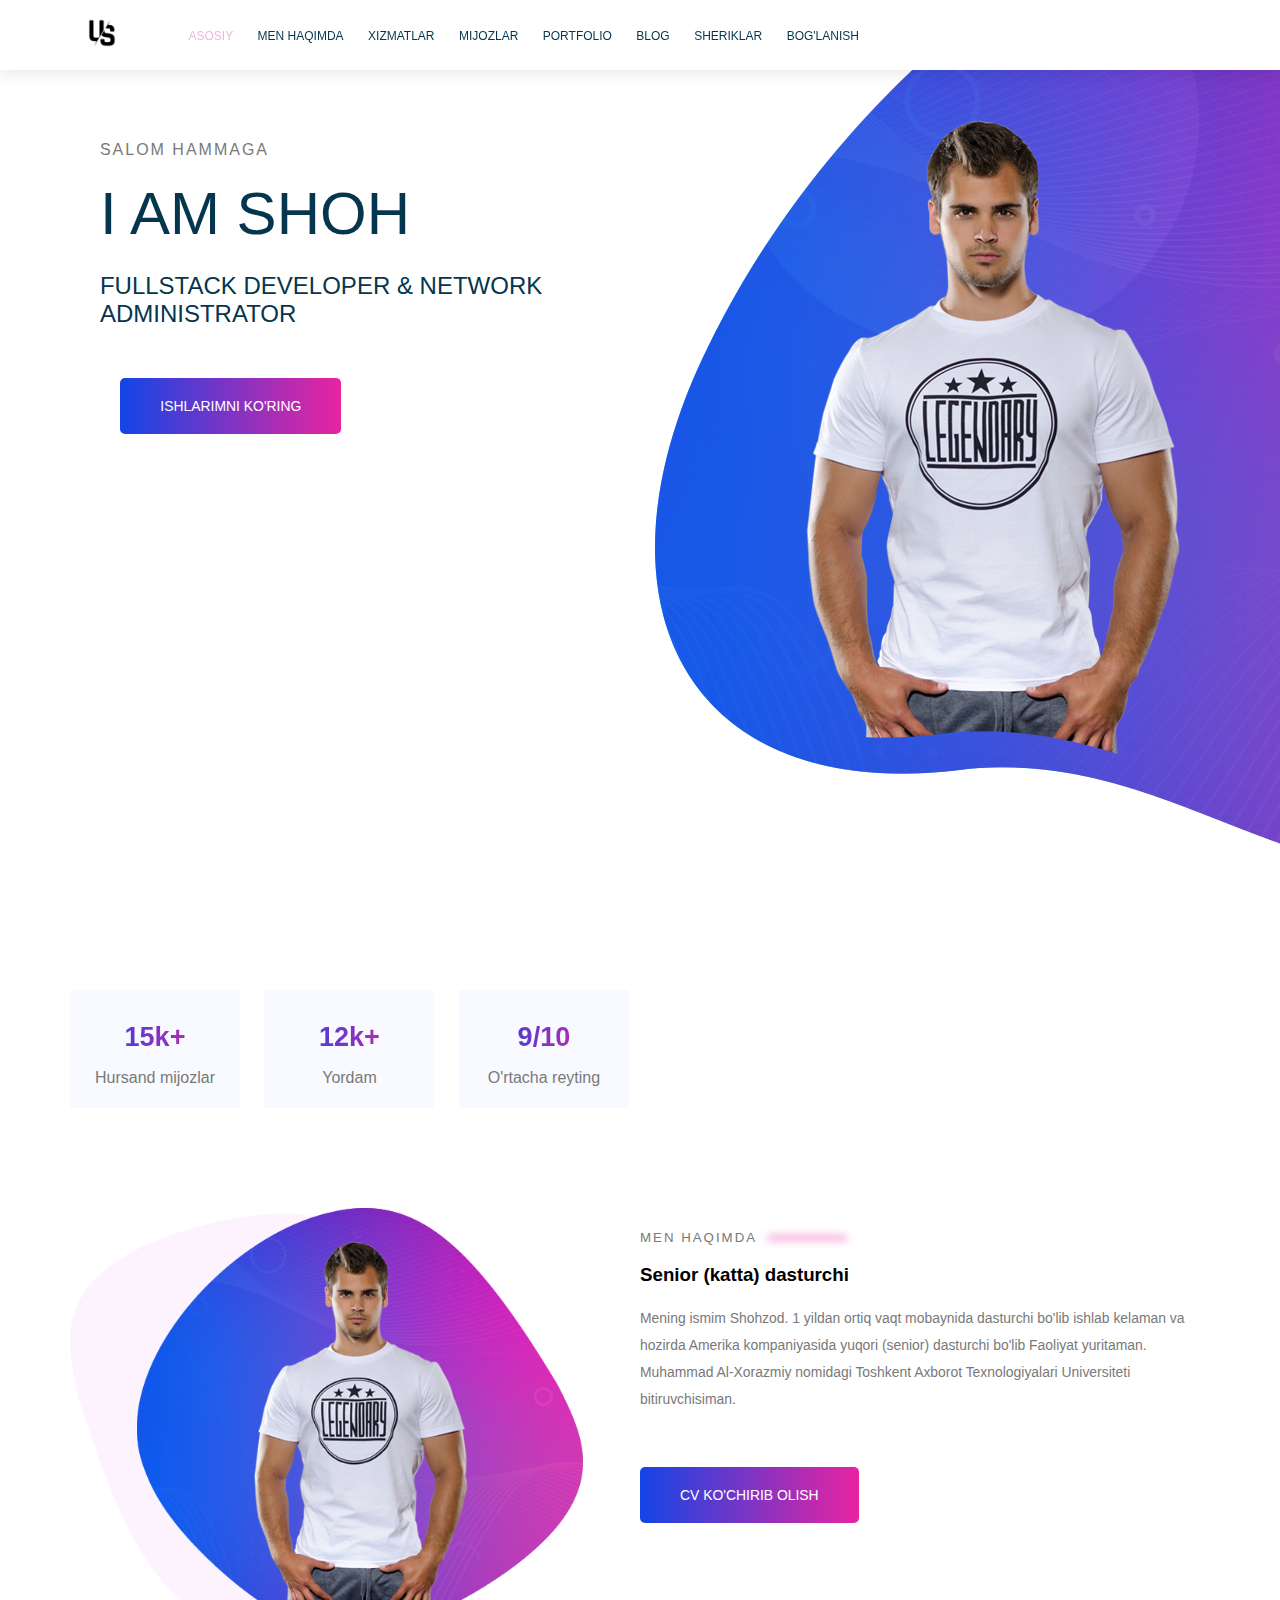
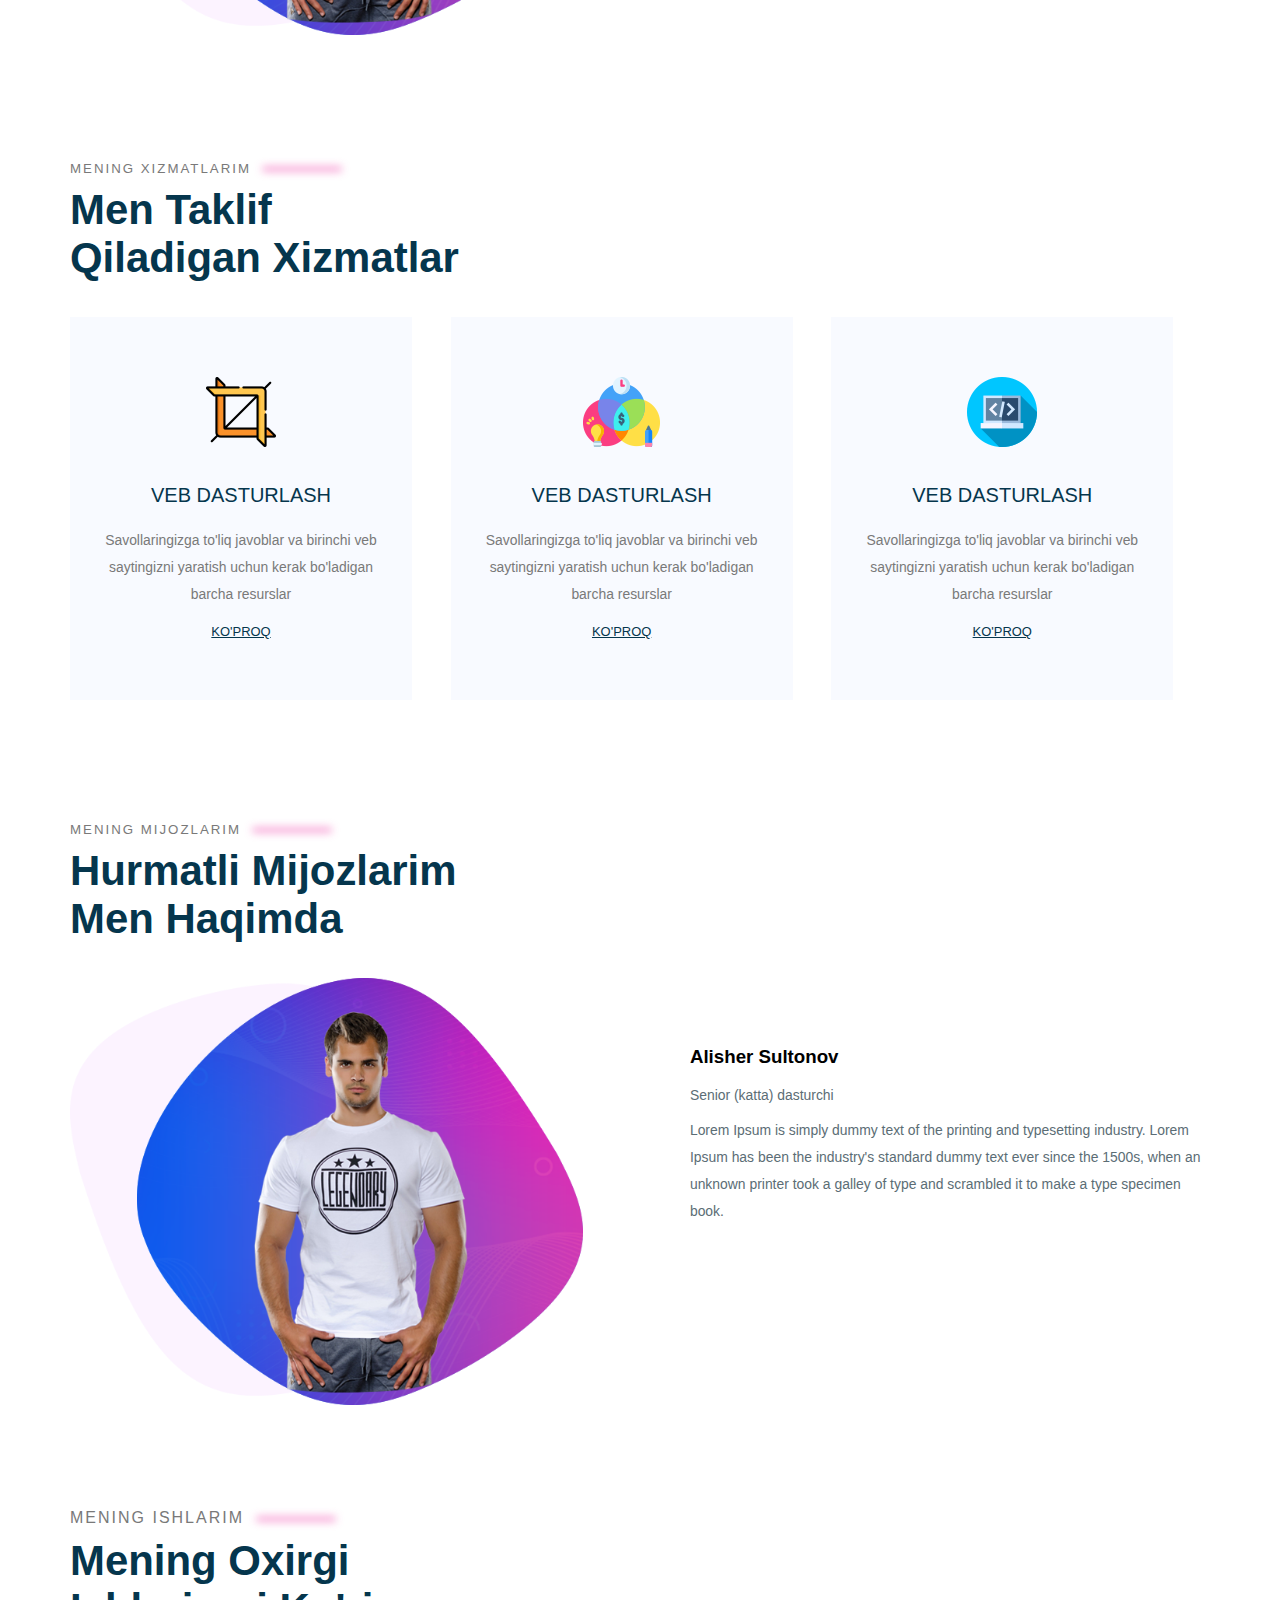
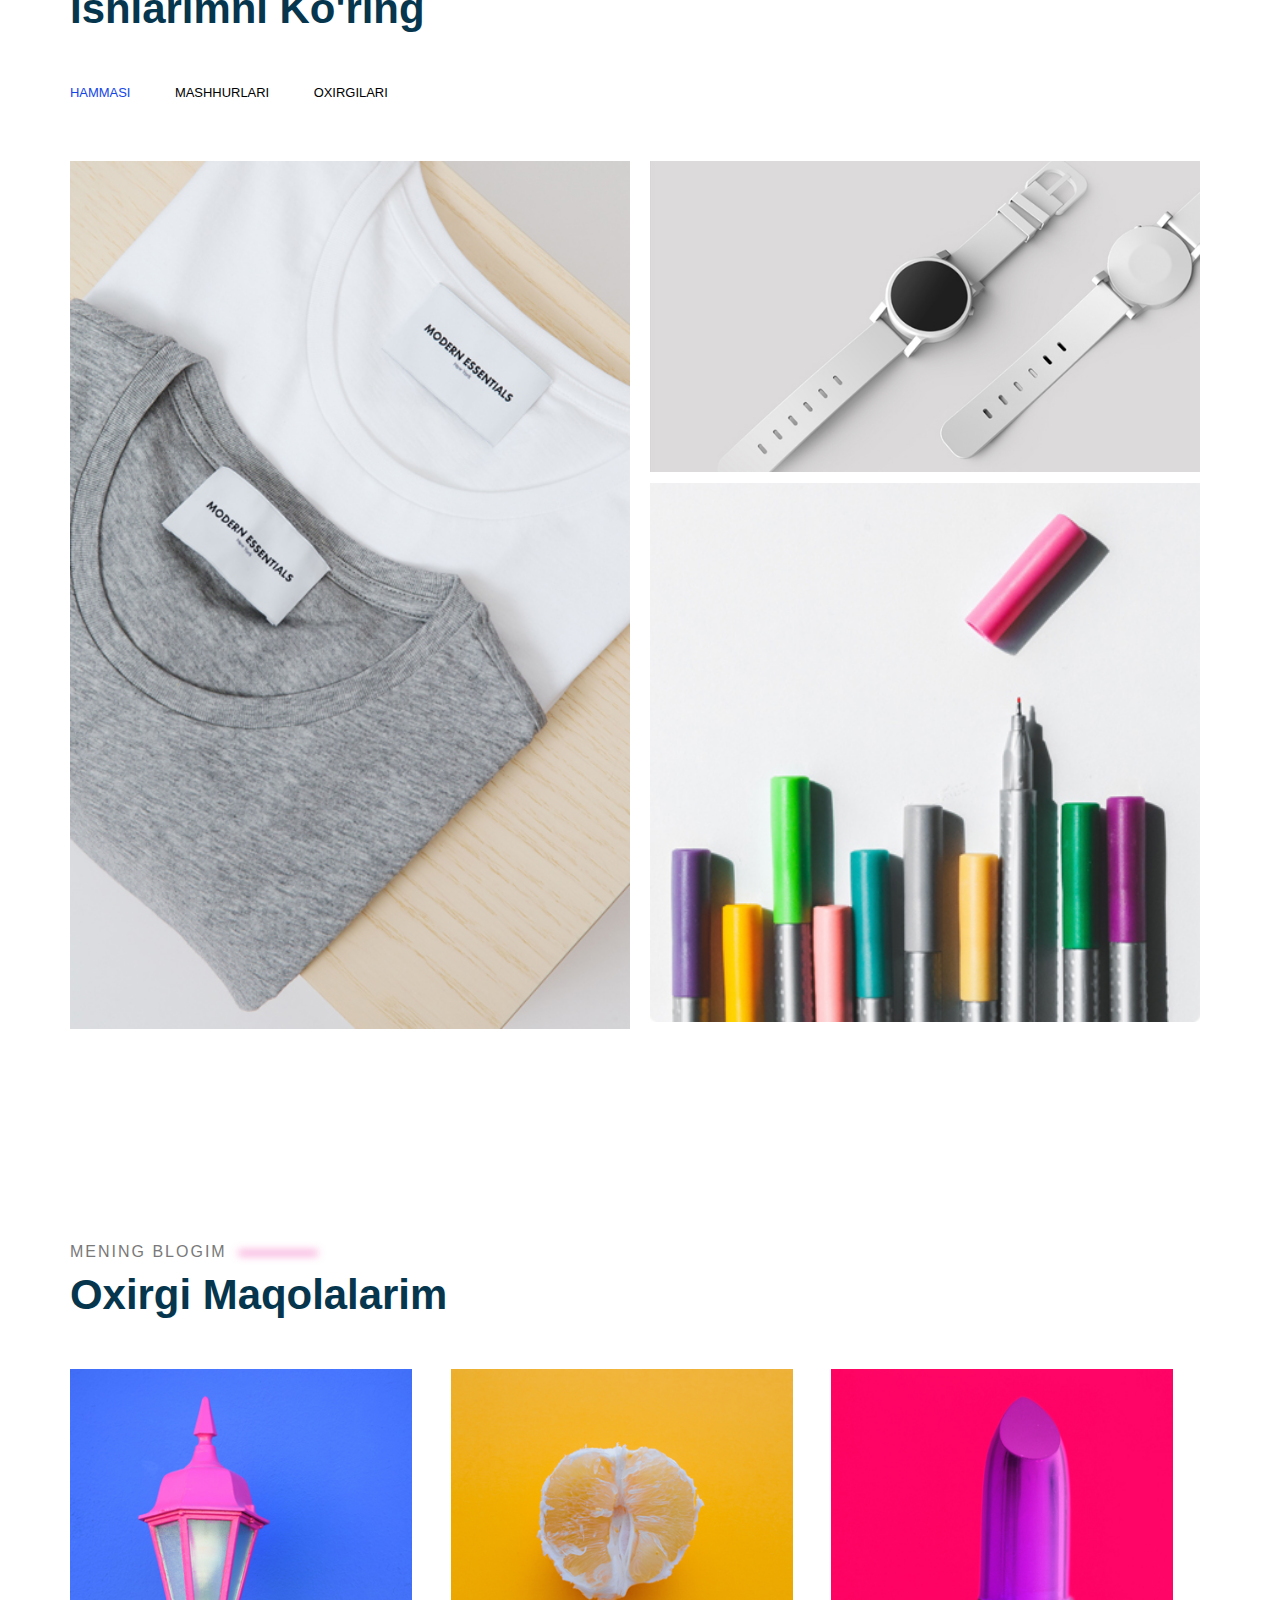
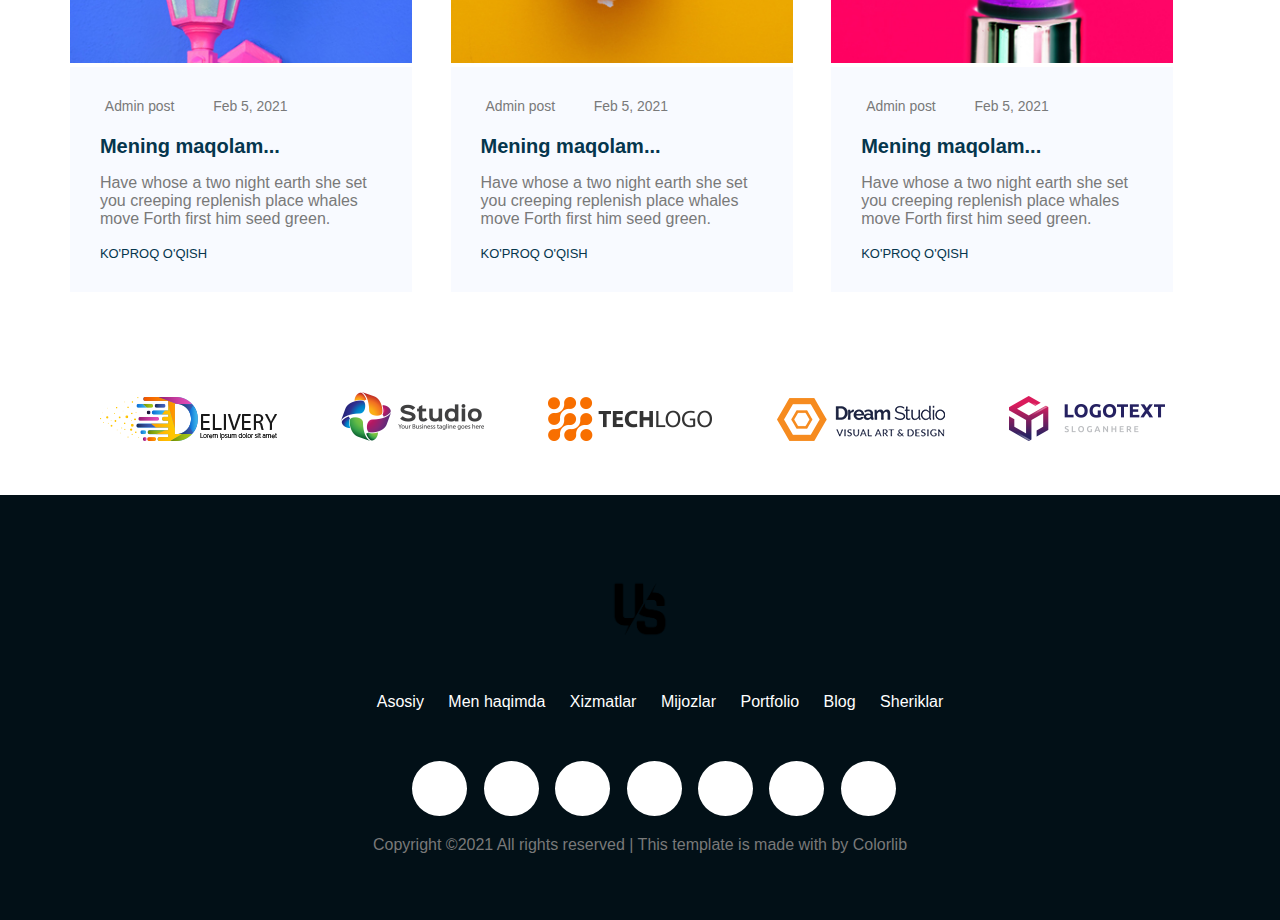
<file: index.html>
<!DOCTYPE html>
<html lang="en">
<head>
    <title>Portfolio</title>
    <link rel="stylesheet" href="https://cdnjs.cloudflare.com/ajax/libs/font-awesome/6.0.0-beta2/css/all.min.css" integrity="sha512-YWzhKL2whUzgiheMoBFwW8CKV4qpHQAEuvilg9FAn5VJUDwKZZxkJNuGM4XkWuk94WCrrwslk8yWNGmY1EduTA==" crossorigin="anonymous" referrerpolicy="no-referrer" />
    <link rel="stylesheet" href="./css/shared.css">
    <link rel="stylesheet" href="./css/main.css">
</head>
<body>
    <!-- Header section -->
    <header class="main-header">
        <div class="container">
            <div class="main-header__brand">
                <a href="index.html">
                    <img src="./images/logo.png" alt="Logo">
                </a>
            </div>
    
            <nav class="main-navigation">
                <ul class="main-navigation__items">
                    <li class="main-navigation__item active">
                        <a href="./index.html">Asosiy</a>
                    </li>
                    <li class="main-navigation__item">
                        <a href="#">Men haqimda</a>
                    </li>
                    <li class="main-navigation__item">
                        <a href="#">Xizmatlar</a>
                    </li>
                    <li class="main-navigation__item">
                        <a href="#">Mijozlar</a>
                    </li>
                    <li class="main-navigation__item">
                        <a href="#">Portfolio</a>
                    </li>
                    <li class="main-navigation__item">
                        <a href="#">Blog</a>
                    </li>
                    <li class="main-navigation__item">
                        <a href="#">Sheriklar</a>
                    </li>
                    <li class="main-navigation__item">
                        <a href="./contact.html">Bog'lanish</a>
                    </li>
                </ul>
            </nav>
        </div>
    </header>
    <!-- /Header section -->

    <!-- Main section -->
    <div class="main-banner">
        <div class="container">
            <section id="main-section" class="main-section">
                <div class="main-section__info to-uppercase">
                    <h4 class="main-section__welcome">Salom hammaga</h4>
                    <h1 class="main-section__introduction">I am Shoh</h1>
                    <h3 class="main-section__position">Fullstack developer & Network administrator</h3>
                    <div class="main-section__social-networks">
                        <a href="https://t.me/Shoh3112">
                            <i class="fab fa-telegram"></i>
                        </a>
                        <a href="https://www.youtube.com/channel/UCNgoizT8ob4aceIFljXJPQg">
                            <i class="fab fa-youtube"></i>                
                        </a>
                        <a href="">
                            <i class="fab fa-instagram"></i>
                        </a>
                    </div>
                    <button type="button" class="button main-section__action to-uppercase">
                        Ishlarimni ko'ring
                    </button>
                </div>
                <div class="main-section__image">
                    <img src="./images/me.png" alt="My image">            
                </div>
            </section>
            <div class="clearfix"></div>
        </div>
    </div>
    <!-- /Main section -->

    <!-- Statistics -->
    <div class="container">
        <section id="statistics" class="statistics">
            <div class="statistics__item">
                <h3 class="statistics__number">
                    15k+
                </h3>
                <p class="statistics__title">
                    Hursand mijozlar
                </p>
            </div>

            <div class="statistics__item">
                <h3 class="statistics__number">
                    12k+
                </h3>
                <p class="statistics__title">
                    Yordam
                </p>
            </div>

            <div class="statistics__item">
                <h3 class="statistics__number">
                    9/10
                </h3>
                <p class="statistics__title">
                    O'rtacha reyting
                </p>
            </div>
        </section>
    </div>

    <!-- About me section -->
    <div class="container">
        <section id="about-me" class="about-me">
            <div class="about-me__image">
                <img src="./images/about-me.png" alt="About me image">
            </div>
            <div class="about-me__info">
                <h5 class="section-subtitle">
                    Men haqimda
                    <span class="blur-line"></span>
                </h5>
                <h3 class="section__title">
                    Senior (katta) dasturchi
                </h3>
                <p class="about-me__description">
                    Mening ismim Shohzod. 1 yildan ortiq vaqt mobaynida dasturchi bo'lib ishlab kelaman va hozirda Amerika kompaniyasida yuqori (senior) dasturchi bo'lib Faoliyat yuritaman. Muhammad Al-Xorazmiy nomidagi Toshkent Axborot Texnologiyalari Universiteti bitiruvchisiman. 
                </p>
                <button type="button" class="button to-uppercase about-me__action">
                    CV ko'chirib olish
                </button>            
            </div>
        </section>
        <div class="clearfix"></div>
    </div>
    <!-- /About me -->

    <!-- Services section -->
    <div class="container">
        <section id="services" class="services">
            <h5 class="section-subtitle">
                Mening xizmatlarim
                <span class="blur-line"></span>
            </h5>
            <h2 class="section-title">
                Men taklif <br>
                qiladigan xizmatlar
            </h2>
            <div class="services__cards">
                <div class="service-card">
                    <img class="service-card__icon" src="./images/service-1.png" alt="Service 1">
                    <h5 class="service-card__title">Veb dasturlash</h5>
                    <p class="service-card__description">
                        Savollaringizga to'liq javoblar va birinchi veb saytingizni yaratish uchun kerak bo'ladigan barcha resurslar
                    </p>
                    <a href="#" class="service-card__link">
                        Ko'proq
                    </a>
                </div>
                <div class="service-card">
                    <img class="service-card__icon" src="./images/service-2.png" alt="Service 2">
                    <h5 class="service-card__title">Veb dasturlash</h5>
                    <p class="service-card__description">
                        Savollaringizga to'liq javoblar va birinchi veb saytingizni yaratish uchun kerak bo'ladigan barcha resurslar
                    </p>
                    <a href="#" class="service-card__link">
                        Ko'proq
                    </a>
                </div>
                <div class="service-card">
                    <img class="service-card__icon" src="./images/service-3.png" alt="Service 3">
                    <h5 class="service-card__title">Veb dasturlash</h5>
                    <p class="service-card__description">
                        Savollaringizga to'liq javoblar va birinchi veb saytingizni yaratish uchun kerak bo'ladigan barcha resurslar
                    </p>
                    <a href="#" class="service-card__link">
                        Ko'proq
                    </a>
                </div>
            </div>
        </section>
    </div>
    <!-- /Services section -->

    <!-- Clients section -->
    <div class="container">
        <section id="clients" class="clients">
            <h5 class="section-subtitle">
                Mening mijozlarim
                <span class="blur-line"></span>
            </h5>
            <h2 class="section-title">
                Hurmatli mijozlarim <br>
                men haqimda 
            </h2>
            <div class="client-items">
                <div class="client-item">
                    <div class="client-item__image">
                        <img src="./images/about-me.png" alt="Client image">
                    </div>
                    <div class="client-item__info">
                        <h3>
                            Alisher Sultonov
                        </h3>
                        <p class="client-item__position">
                            Senior (katta) dasturchi
                        </p>
                        <p class="client-item__review">
                            Lorem Ipsum is simply dummy text of the printing and typesetting industry. Lorem Ipsum has been the industry's standard dummy text ever since the 1500s, when an unknown printer took a galley of type and scrambled it to make a type specimen book.
                        </p>
                        <div class="client-item__rate">
                            <i class="fas fa-star"></i>
                            <i class="fas fa-star"></i>
                            <i class="fas fa-star"></i>
                            <i class="fas fa-star"></i>
                            <i class="fas fa-star disabled"></i>
                        </div>
                    </div>
                </div>
            </div>
        </section>
        <div class="clearfix"></div>
    </div>
    <!-- /Clients section -->

    <!-- Portfolio section -->
    <div class="container">
        <section id="portfolio" class="portfolio">
            <div class="section-subtitle">
                Mening ishlarim
                <span class="blur-line"></span> 
            </div>
            <div class="section-title">
                Mening oxirgi <br>
                ishlarimni ko'ring
            </div>
            <ul class="portfolio-filters">
                <li class="active">
                    Hammasi
                </li>
                <li>
                    Mashhurlari
                </li>
                <li>
                    Oxirgilari
                </li>
            </ul>
            <div class="portfolio-items">
                <div class="portfolio-item portfolio-item-1">
                    <img src="./images/portfolio-1.jpg" alt="Portfolio image 1" class="portfolio-item__image">
                    <div class="portfolio-item__overlay"></div>
                    <div class="portfolio-item__info">
                        <h4>
                            <a href="#">Portfolio item 1</a>
                        </h4>
                        <p>
                            Ishim haqida
                        </p>
                    </div>
                </div>
                <div class="portfolio-item portfolio-item-2">
                    <img src="./images/portfolio-2.jpg" alt="Portfolio image 2" class="portfolio-item__image">
                    <div class="portfolio-item__overlay"></div>
                    <div class="portfolio-item__info">
                        <h4>
                            <a href="#">Portfolio item 2</a>
                        </h4>
                        <p>
                            Ishim haqida
                        </p>
                    </div>
                </div>
                <div class="portfolio-item portfolio-item-3">
                    <img src="./images/portfolio-3.jpg" alt="Portfolio image 3" class="portfolio-item__image">
                    <div class="portfolio-item__overlay"></div>
                    <div class="portfolio-item__info">
                        <h4>
                            <a href="#">Portfolio item 3</a>
                        </h4>
                        <p>
                            Ishim haqida
                        </p>
                    </div>
                </div>
            </div>
        </section>
    </div>
    <!-- /Portfolio section -->

    <!-- Blog section -->
    <div class="container">
        <section id="blog" class="blog">
            <div class="section-subtitle">
                Mening blogim
                <span class="blur-line"></span>
            </div>
            <div class="section-title">
                Oxirgi maqolalarim
            </div>
            <div class="blog-items">
                <div class="blog-item">
                    <div class="blog-item__image">
                        <img src="./images/blog-1.jpg" alt="Blog 1 image">
                    </div>
                    <div class="blog-item__info">
                        <div class="blog-item__main-info">
                            <span class="blog-item__author">
                                <i class="fa fa-user"></i> 
                                Admin post
                            </span>
                            <span class="blog-item__date">
                                <i class="fa fa-calendar"></i>
                                Feb 5, 2021
                            </span>
                        </div>             
                        <h5 class="blog-item__title">
                            Mening maqolam...
                        </h5>    
                        <p class="blog-item__descripion">
                            Have whose a two night earth she set you creeping replenish place whales move Forth first him seed green.
                        </p>
                        <a class="blog-item__learn-more">
                            Ko'proq o'qish
                        </a>
                    </div>
                </div>
                <div class="blog-item">
                    <div class="blog-item__image">
                        <img src="./images/blog-2.jpg" alt="Blog 2 image">
                    </div>
                    <div class="blog-item__info">
                        <div class="blog-item__main-info">
                            <span class="blog-item__author">
                                <i class="fa fa-user"></i> 
                                Admin post
                            </span>
                            <span class="blog-item__date">
                                <i class="fa fa-calendar"></i>
                                Feb 5, 2021
                            </span>
                        </div>             
                        <h5 class="blog-item__title">
                            Mening maqolam...
                        </h5>    
                        <p class="blog-item__descripion">
                            Have whose a two night earth she set you creeping replenish place whales move Forth first him seed green.
                        </p>
                        <a class="blog-item__learn-more">
                            Ko'proq o'qish
                        </a>
                    </div>
                </div>
                <div class="blog-item">
                    <div class="blog-item__image">
                        <img src="./images/blog-3.jpg" alt="Blog 3 image">
                    </div>
                    <div class="blog-item__info">
                        <div class="blog-item__main-info">
                            <span class="blog-item__author">
                                <i class="fa fa-user"></i> 
                                Admin post
                            </span>
                            <span class="blog-item__date">
                                <i class="fa fa-calendar"></i>
                                Feb 5, 2021
                            </span>
                        </div>             
                        <h5 class="blog-item__title">
                            Mening maqolam...
                        </h5>    
                        <p class="blog-item__descripion">
                            Have whose a two night earth she set you creeping replenish place whales move Forth first him seed green.
                        </p>
                        <a class="blog-item__learn-more">
                            Ko'proq o'qish
                        </a>
                    </div>
                </div>
            </div>
        </section>    
    </div>
    <!-- /Blog section -->

    <!-- Partners section -->
    <div class="container">
        <section id="partners" class="partners">
            <div class="partner">
                <img src="./images/partner-1.png">
            </div>
            <div class="partner">
                <img src="./images/partner-2.png">
            </div>
            <div class="partner">
                <img src="./images/partner-3.png">
            </div>
            <div class="partner">
                <img src="./images/partner-4.png">
            </div>
            <div class="partner">
                <img src="./images/partner-5.png">
            </div>
        </section>
    </div> 
    <!-- /Partners section -->

    <!-- Footer section -->
    <footer class="footer">
        <div class="container">
            <div class="footer__brand">
                <img src="./images/logo.png" alt="Logo">
            </div>
            <nav class="footer__navigation">
                <ul class="footer__navigation-items">
                    <li class="footer__navigation-item">
                        <a href="#">Asosiy</a>
                    </li>
                    <li class="footer__navigation-item">
                        <a href="#">Men haqimda</a>
                    </li>
                    <li class="footer__navigation-item">
                        <a href="#">Xizmatlar</a>
                    </li>
                    <li class="footer__navigation-item">
                        <a href="#">Mijozlar</a>
                    </li>
                    <li class="footer__navigation-item">
                        <a href="#">Portfolio</a>
                    </li>
                    <li class="footer__navigation-item">
                        <a href="#">Blog</a>
                    </li>
                    <li class="footer__navigation-item">
                        <a href="#">Sheriklar</a>
                    </li>
                </ul>
            </nav>
            <ul class="footer__socials">
                <li class="footer__social">
                    <a href="#">
                        <i class="fab fa-telegram"></i>
                    </a>
                </li>
                <li class="footer__social">
                    <a href="#">
                        <i class="fab fa-facebook"></i>
                    </a>
                </li>
                <li class="footer__social">
                    <a href="#">
                        <i class="fab fa-instagram"></i>
                    </a>
                </li>
                <li class="footer__social">
                    <a href="#">
                        <i class="fab fa-youtube"></i>
                    </a>
                </li>
                <li class="footer__social">
                    <a href="#">
                        <i class="fab fa-twitter"></i>
                    </a>
                </li>
                <li class="footer__social">
                    <a href="#">
                        <i class="fab fa-pinterest"></i>
                    </a>
                </li>
                <li class="footer__social">
                    <a href="#">
                        <i class="fab fa-skype"></i>
                    </a>
                </li>
            </ul>
            <p class="footer__text">
                Copyright ©2021 All rights reserved | This template is made with  by Colorlib
            </p>
        </div>
    </footer>
    <!-- /Footer section -->
</body>
</html>
</file>
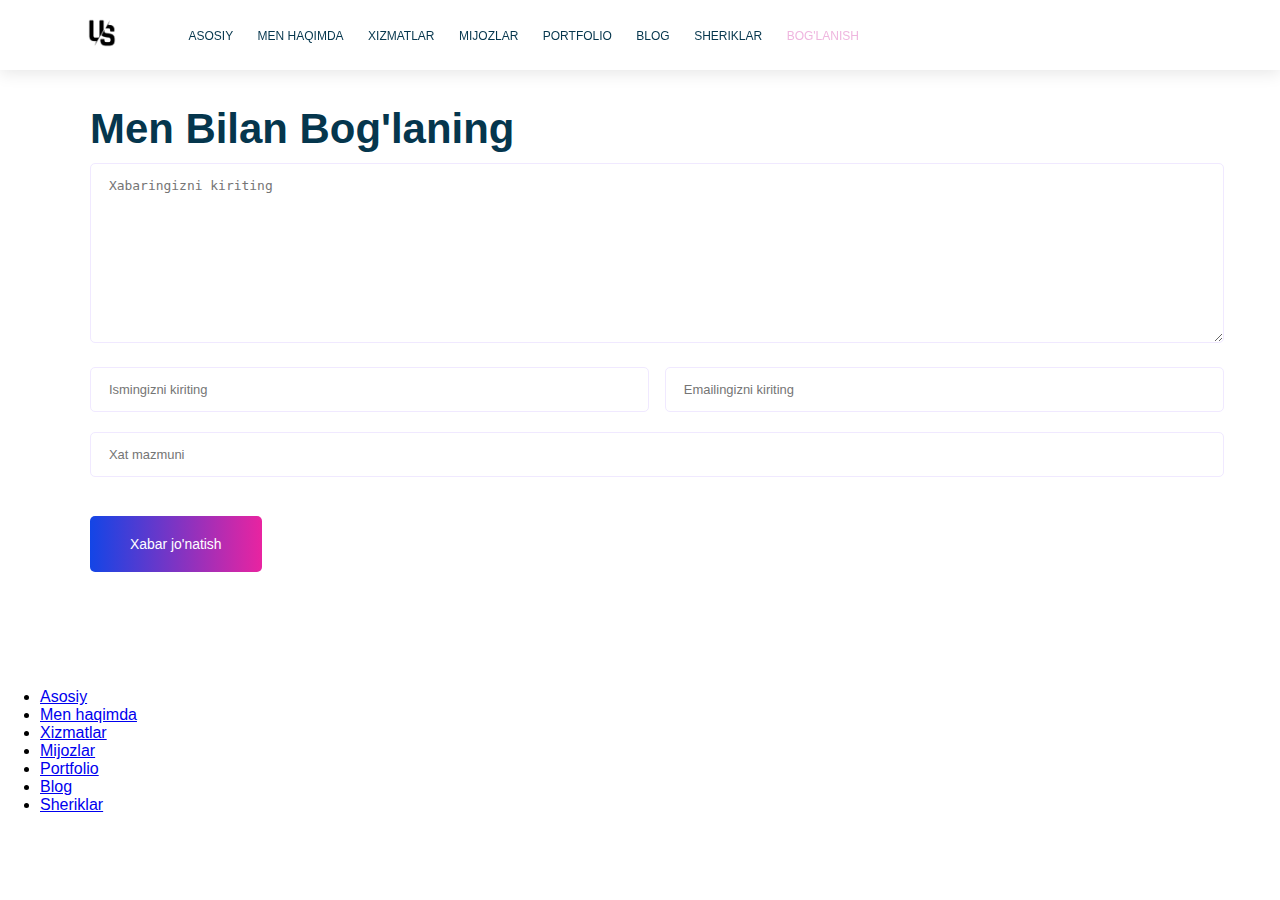
<file: contact.html>
<!DOCTYPE html>
<html lang="en">
<head>
    <title>Portfolio-contact</title>
    <!-- <link rel="stylesheet" href="https://cdnjs.cloudflare.com/ajax/libs/font-awesome/6.0.0-beta2/css/all.min.css" integrity="sha512-YWzhKL2whUzgiheMoBFwW8CKV4qpHQAEuvilg9FAn5VJUDwKZZxkJNuGM4XkWuk94WCrrwslk8yWNGmY1EduTA==" crossorigin="anonymous" referrerpolicy="no-referrer" /> -->
    <link rel="stylesheet" href="./css/shared.css">
    <link rel="stylesheet" href="./css/contact.css">
</head>
<body>
    <!-- Header section -->
    <header class="main-header">
        <div class="container">
            <div class="main-header__brand">
                <a href="index.html">
                    <img src="./images/logo.png" alt="Logo">
                </a>
            </div>
    
            <nav class="main-navigation">
                <ul class="main-navigation__items">
                    <li class="main-navigation__item">
                        <a href="./index.html">Asosiy</a>
                    </li>
                    <li class="main-navigation__item">
                        <a href="#">Men haqimda</a>
                    </li>
                    <li class="main-navigation__item">
                        <a href="#">Xizmatlar</a>
                    </li>
                    <li class="main-navigation__item">
                        <a href="#">Mijozlar</a>
                    </li>
                    <li class="main-navigation__item">
                        <a href="#">Portfolio</a>
                    </li>
                    <li class="main-navigation__item">
                        <a href="#">Blog</a>
                    </li>
                    <li class="main-navigation__item">
                        <a href="#">Sheriklar</a>
                    </li>
                    <li class="main-navigation__item active">
                        <a href="./contact.html">Bog'lanish</a>
                    </li>
                </ul>
            </nav>
        </div>
    </header>
    <!-- /Header section -->
    
    <!-- Contact section -->
    <div class="container">
        <section class="contact">
            <div class="section-title">
                Men bilan bog'laning
            </div>
            <form action="/server.php" method="get">
                <textarea rows="10" placeholder="Xabaringizni kiriting" name="message"></textarea>
                <div class="half-row contact__firstname">
                    <input type="text" placeholder="Ismingizni kiriting" name="firstname">
                </div>
                <div class="half-row contact__email">
                    <input type="email" placeholder="Emailingizni kiriting" name="email">
                </div>                
                <input type="text" placeholder="Xat mazmuni" name="subject">
                <button class="button contact__send" type="submit">Xabar jo'natish</button>
            </form>
        </section>
    </div>
    <!-- /Contact section -->

    <!-- Footer section -->
    <footer>
        <nav>
            <ul>
                <li>
                    <a href="#">Asosiy</a>
                </li>
                <li>
                    <a href="#">Men haqimda</a>
                </li>
                <li>
                    <a href="#">Xizmatlar</a>
                </li>
                <li>
                    <a href="#">Mijozlar</a>
                </li>
                <li>
                    <a href="#">Portfolio</a>
                </li>
                <li>
                    <a href="#">Blog</a>
                </li>
                <li>
                    <a href="#">Sheriklar</a>
                </li>
            </ul>
        </nav>
    </footer>
    <!-- /Footer section -->
</body>
</html>
</file>
<file: css/shared.css>
/* Core styles */
body {
    margin: 0;
    font-family: sans-serif;
}

.container {
    width: 1140px;
    margin: 0 auto;
}

.to-uppercase {
    text-transform: uppercase;
}

.clearfix {
    clear: both;
}

.section-subtitle {
    letter-spacing: 2px;
    font-weight: 500;
    margin-bottom: 0.625rem; /* 10px = 10 / 16 = 0.625rem */
    color: #797979;
    text-transform: uppercase;
}

.section-title {
    margin-top: 0.32rem; /* 5px = 5 / 16 = 0.32rem*/
    font-size: 2.62rem; /* 42px = 42 / 16 = 2.62rem */
    font-weight: 700;
    text-transform: capitalize;
    color: #05364d;
}

.button {
    border: none;
    background: linear-gradient(to right,#1345e6 0%,#ed239f 51%,#1345e6 100%);
    background-size: 200% auto;
    color: #FFFFFF;
    font-weight: 500;
    font-size: 0.87rem; /* 14px = 14 / 16 = 0.87rem */
    padding: 1.25rem 2.5rem; /* 1) 20 / 16 = 1.25rem 2) 40 / 16 = 2.5rem*/
    cursor: pointer;
    border-radius: 5px;
}

.blur-line {
    display: inline-block;
    position: relative;
    top: -2px;
    margin-left: 0.32rem; /* 5px = 5 / 16 = 0.32rem */
    width:80px;
    height: 4px;
    background-color: rgba(237,35,159,0.6);
    filter: blur(4px);
    border-radius: 4px;
}

/* Main header styles */

.main-header {
    position: fixed;
    top: 0;
    left: 0;
    width: 100%;
    background-color: white;
    box-shadow: 0 3px 16px 0 rgb(0 0 0 / 10%);
    z-index: 10;
}

.main-header__brand {
    display: inline-block;
    vertical-align: middle;
}

.main-header__brand img {
    width: 64px;
}

.main-navigation {
    display: inline-block;
    vertical-align: middle;
}

.main-navigation__item {
    display: inline-block;
    padding: 0.625rem; /* 10px = 10 / 16 = 0.625rem */
}

.main-navigation__item a {
    color: #05364d;
    text-decoration: none;
    text-transform: uppercase;
    font-size: 0.75rem; /* 12px = 12 / 16 = 0.75rem */
    font-weight: 500;
}

.main-navigation__item a:hover {
    color: #efb6df;
}

.main-navigation__item.active a {
    color: #efb6df;
}

/* Footer section */

.footer {
    padding: 50px 0;
    background-color: #021017;
    text-align: center;
    margin-top: 50px;
}

.footer__brand img {
    width: 128px;
}

.footer__navigation-items {
    margin-bottom: 50px;
}

.footer__navigation-item {
    display: inline-block;
    padding: 0 10px;
}

.footer__navigation-item a {
    color: white;
    text-decoration: none;
}

.footer__socials {
    list-style: none;
} 

.footer__social {
    display: inline-block;
    width: 55px;
    height: 55px;
    line-height: 60px;
    text-align: center;
    background: #fff;
    border-radius: 40px;
    color: #05364d;
    font-size: 1.5rem;
    margin-right: 12px;
}

.footer__social a {
    color: #021017;
}

.footer__text {
    color: #797979;
}

.footer__social:hover {
    background: linear-gradient(90deg,#1345e6 0%,#ed239f 100%);
}

.footer__social:hover i {
    color: white;
}
</file>
<file: css/main.css>
/* Main section */

.main-banner {
    background: url('../images/main-banner.png') no-repeat top center;
    background-position: center;
    background-size: cover;
    min-height: 890px;
}

.main-section {
    padding: 7.5rem 1.87rem; /* 1) 10px = 120 / 16 = 7.5rem 2) 30px = 30 / 16 = 1.87rem */
}

.main-section > div {
    width: 50%;
    float: left;
}

.main-section__image {
    text-align: right;
}

.main-section__welcome {
    font-size: 1rem; /* 16px = 16 / 16 = 1rem*/
    font-weight: 400;
    margin-bottom: 1.25rem; /* 20px = 20 / 16 = 1.25rem */
    letter-spacing: 2px;
    color: #797979;
}

.main-section__introduction {
    margin-top: 1.25rem; /* 20px = 20 / 16 = 1.25rem */
    font-size: 3.75rem; /* 60px = 60 / 16 = 3.75rem */
    font-weight: 500;
    margin-bottom: 1.25rem; /* 20px = 20 / 16 = 1.25rem */
    color: #05364d;
}

.main-section__position {
    color: #05364d;
    font-size: 1.5rem; /* 24px = 24 / 16 = 1.5rem */
    font-weight: 300;
    margin-bottom: 1.25rem; /* 20px = 20 / 16 = 1.25rem */
}

.main-section__social-networks {
    color: #8FA1AA;
    font-size: 1.25rem; /* 20px = 20 / 16 = 1.25rem */
    display: inline-block;
    margin-right: 1rem;
    cursor: pointer;
}

.main-section__social-networks a:hover i {
    color: #1C44E4;
}

.main-section__action {
    margin-top: 1.87rem; /* 30px = 30 / 16 = 1.87rem */
}

/* Statistics section */

.statistics {
    padding-top: 6.25rem; /* 100px = 100 / 16 = 6.25rem */
}

.statistics__item {
    display: inline-block;
    width: 150px;
    background-color: #f8faff;
    text-align: center;
    padding: 0.32rem 0.625rem; /* 1) 5px = 5 / 16 = 0.32rem 2) 10px = 10 / 16 = 0.625rem */
    margin-right: 1.25rem; /* 20px = 20 / 16 = 1.25rem */
}

.statistics__number {
    font-size: 1.69rem; /* 27px = 27 / 16 = 1.69rem */
    margin-bottom: 0.32rem; /* 5px = 5 / 16 = 0.32rem */
    background: linear-gradient(90deg,#1345e6 0%,#ed239f 100%);
    -webkit-background-clip: text;
    -webkit-text-fill-color: transparent;
}

.statistics__title {
    font-size: 1rem; /* 16px = 16 / 16 = 1rem */
    color: #797979;
    font-weight: 300;
}

/* About me section */
.about-me {
    padding: 6.25rem 0; /* 100px / 16 = 6.25rem */
}

.about-me > div {
    width: 50%;
    float: left;
}
.about-me__image img {
    width: 90%;
}

.about-me__description {
    font-size: 0.87rem; /* 14px = 14 / 16 = 0.87rem */
    font-weight: 300;
    color: #797979;
    line-height: 1.69rem; /* 27px = 27 / 16 = 1.69rem */
}

.about-me__action {
    margin-top:2.5rem; /* 40px = 40 / 16 = 2.5rem */
}

/* Services section */

.services {
    padding-top: 6.25rem; /* 100px = 100 / 16 = 6.25rem */
}

.service-card {
    display: inline-block;
    width: 30%;
    padding: 3.75rem 1.87rem; /* 1) 60px = 60 / 16 = 3.75rem 2) 30px = 30 / 16 = 1.87rem*/
    background-color: #f8faff;
    margin-right: 3%;
    text-align: center;
    box-sizing: border-box;
}

.service-card__title {
    color: #05364D;
    font-size: 1.25rem; /* 20px = 20 / 16 = 1.25rem */
    font-weight: 500;
    margin-bottom: 1.25rem; /* 20px = 20 / 16 = 1.25rem */
    text-transform: uppercase;
}

.service-card__description {
    font-size: 0.87rem; /* 14px = 14 / 16 = 0.87rem */
    line-height: 1.68rem; /* 27px = 27 / 16 = 1.68rem */
    font-weight: 300;
    color: #797979;
}

.service-card__link {
    font-size: 0.81rem; /* 13px = 13 / 16 = 0.81rem */
    font-weight: 500;
    text-transform: uppercase;
    color: #05364d;
}

.service-card:hover {
    background-color: #5f30ff;
}

.service-card:hover .service-card__title,
.service-card:hover .service-card__description,
.service-card:hover .service-card__link {
    color: #fff;
}

/* Clients section */

.clients {
    padding-top: 6.25rem; /* 100px = 100 / 16 = 6.25rem */
}

.client-item > div {
    width: 50%;
    float: left;
    box-sizing: border-box;
}

.client-item__image img {
    width: 90%;
}

.client-item__info {
    padding-top: 3.12rem; /* 50px = 50 / 16 = 3.12rem */
    padding-left: 3.12rem; /* 50px = 50 / 16 = 3.12rem */
}

.client-item__name {
    font-size: 1.25rem; /* 20px = 20 / 16 = 1.25rem */ 
    margin-bottom: 0.25rem; /* 4px = 4 / 16 = 0.25rem */
}

.client-item__position {
    font-size: 0.87rem; /* 14px = 14 / 16 = 0.87rem */
    font-weight: 300;
    color: #5b6d75;
}

.client-item__review {
    font-size: 0.87rem; /* 14px = 14 / 16 = 0.87rem */
    line-height: 1.68rem; /* 27px = 27 / 16 = 1.68rem */
    font-weight: 300;
    color: #5b6d75;
}

.client-item__rate {
    color: #FFD805;
}

.client-item__rate .disabled {
    color: #AEB9BE;
}

/* Portfolio section */

.portfolio {
    padding: 6.25rem 0; /* 100px = 100 / 16 = 6.25rem */
}

.portfolio-filters {
    list-style: none;
    padding-left: 0;
    margin-top: 3.125rem; /* 50px = 50 / 16 = 3.125rem */
}

.portfolio-filters li {
    display: inline-block;
    margin-right: 2.5rem; /* 40px = 40 / 16 = 2.5rem */
    font-size: 0.81rem; /* 13px = 13 / 16 = 0.81rem */
    font-weight: 400;
    text-transform: uppercase;
    cursor: pointer;
}

.portfolio-filters li:hover,
.portfolio-filters li.active {
    color: #1345e6;
}

.portfolio-items {
    position: relative;
    margin-top: 3.125rem; /* 50px = 50 / 16 = 3.125rem */
}

.portfolio-item {
    position: relative;
    display: inline-block;
    cursor: pointer;
    width: 50%;
    padding: 0.625rem; /* 10px = 10 / 16 = 0.625rem */
    box-sizing: border-box;
}

.portfolio-item-1 {
    padding-left: 0;
}

.portfolio-item-2 {
    position: absolute;
    right: 0;
    top: 0;
}

.portfolio-item-3 {
    position: absolute;
    right: 0;
    top: 322px;
}

.portfolio-item__image {
    width: 100%;
}

.portfolio-item__overlay {
    position: absolute;
    left: 0;
    top: 0;
    height: 100%;
    width: 100%;
    background-color: rgba(19,69,230,0.9);
    visibility: hidden;
    z-index: 1;
}

.portfolio-item__info {
    position: absolute;
    bottom: 44px;
    left: 80px;
    color: white;
    visibility: hidden;
    z-index: 1;
}

.portfolio-item__info a {
    color: white;
    text-decoration: none;
}

.portfolio-item:hover .portfolio-item__overlay {
    visibility: visible;
    top: 20px;
    left: 20px;
}

.portfolio-item:hover .portfolio-item__info {
    visibility: visible;
    bottom: 24px;
    left: 60px;
}

/* Blog section */

.blog {
    padding-top: 6.25rem; /* 100px = 100 / 16 = 6.25rem */
}

.blog-items {
    margin-top: 50px;
}

.blog-item {
    display: inline-block;
    width: 30%;
    margin-right: 3%;
    box-sizing: border-box;
}

.blog-item:hover {
    box-shadow: 0 10px 20px rgb(5 54 77 / 10%);
}

.blog-item:hover .blog-item__info {
    background-color: white;
}

.blog-item__image img {
    width: 100%;
}

.blog-item__info {
    background-color: #f8faff;
    padding: 1.87rem; /* 30px = 30 / 16 = 1.87rem */
    color: #797979;
}

.blog-item__main-info span {
    font-size: 0.87rem; /* 14px = 14 / 16 = 0.87rem */
    margin-right: 1.87rem; /* 30px = 30 / 16 = 1.87rem */
    font-weight: lighter;
}

.blog-item__info i {
    margin-right: 0.31rem; /* 5 / 16 = 0.31rem */
}

.blog-item__title {
    font-size: 1.25rem; /* 20px = 20 / 16 = 1.25rem */
    margin-top: 1.25rem; /* 20px = 20 / 16 = 1.25rem */
    margin-bottom: 0.94rem; /* 15px = 15 / 16 = 0.94rem */
    font-weight: 700;
    color: #05364d;
}

.blog-item__description {
    line-height: 1.68rem; /* 27px = 27 / 16 = 1.68rem */
    font-weight: lighter;
    font-size: 0.94rem; /* 15px = 15 / 16 = 0.94rem */
}

.blog-item__learn-more {
    font-size: 0.81rem; /* 13px = 13 / 16 = 0.81rem */
    font-weight: 500;
    text-transform: uppercase;
    color: #05364d;
    cursor: pointer;
}

.blog-item__learn-more a {
    list-style-type: none;
}

.blog-item__learn-more:hover {
    color: #ed239f;
}

/* Partners section */

.partners {
    padding-top: 6.25rem; /* 100px = 100 / 16 = 6.25rem */
}

.partner {
    display: inline-block;
    padding: 0 1.87rem; /* 30px = 30 / 16 = 1.87rem */
}
</file>
<file: css/contact.css>
.contact {
    padding: 6.25rem 1.25rem;
}

textarea, input {
    width: 100%;
    padding: 0.87rem;
    margin-top: 0.625rem;
    margin-bottom: 0.625rem;
    border: 1px solid #f0e9ff;
    border-radius: 5px;
    padding-left: 1.12rem;
    font-size: 0.81rem;
    background: transparent;
    color: #495057;
}

textarea:focus,
input:focus {
    outline: 0;
}

.half-row {
    width: 50%;
    float: left;
    box-sizing: border-box;
}

.contact__firstname {
    padding-right: 1.56rem;
}

.contact__email {
    padding-left: 1.56rem;
}

.contact__send {
    margin-top: 1.87rem;
}
</file>
